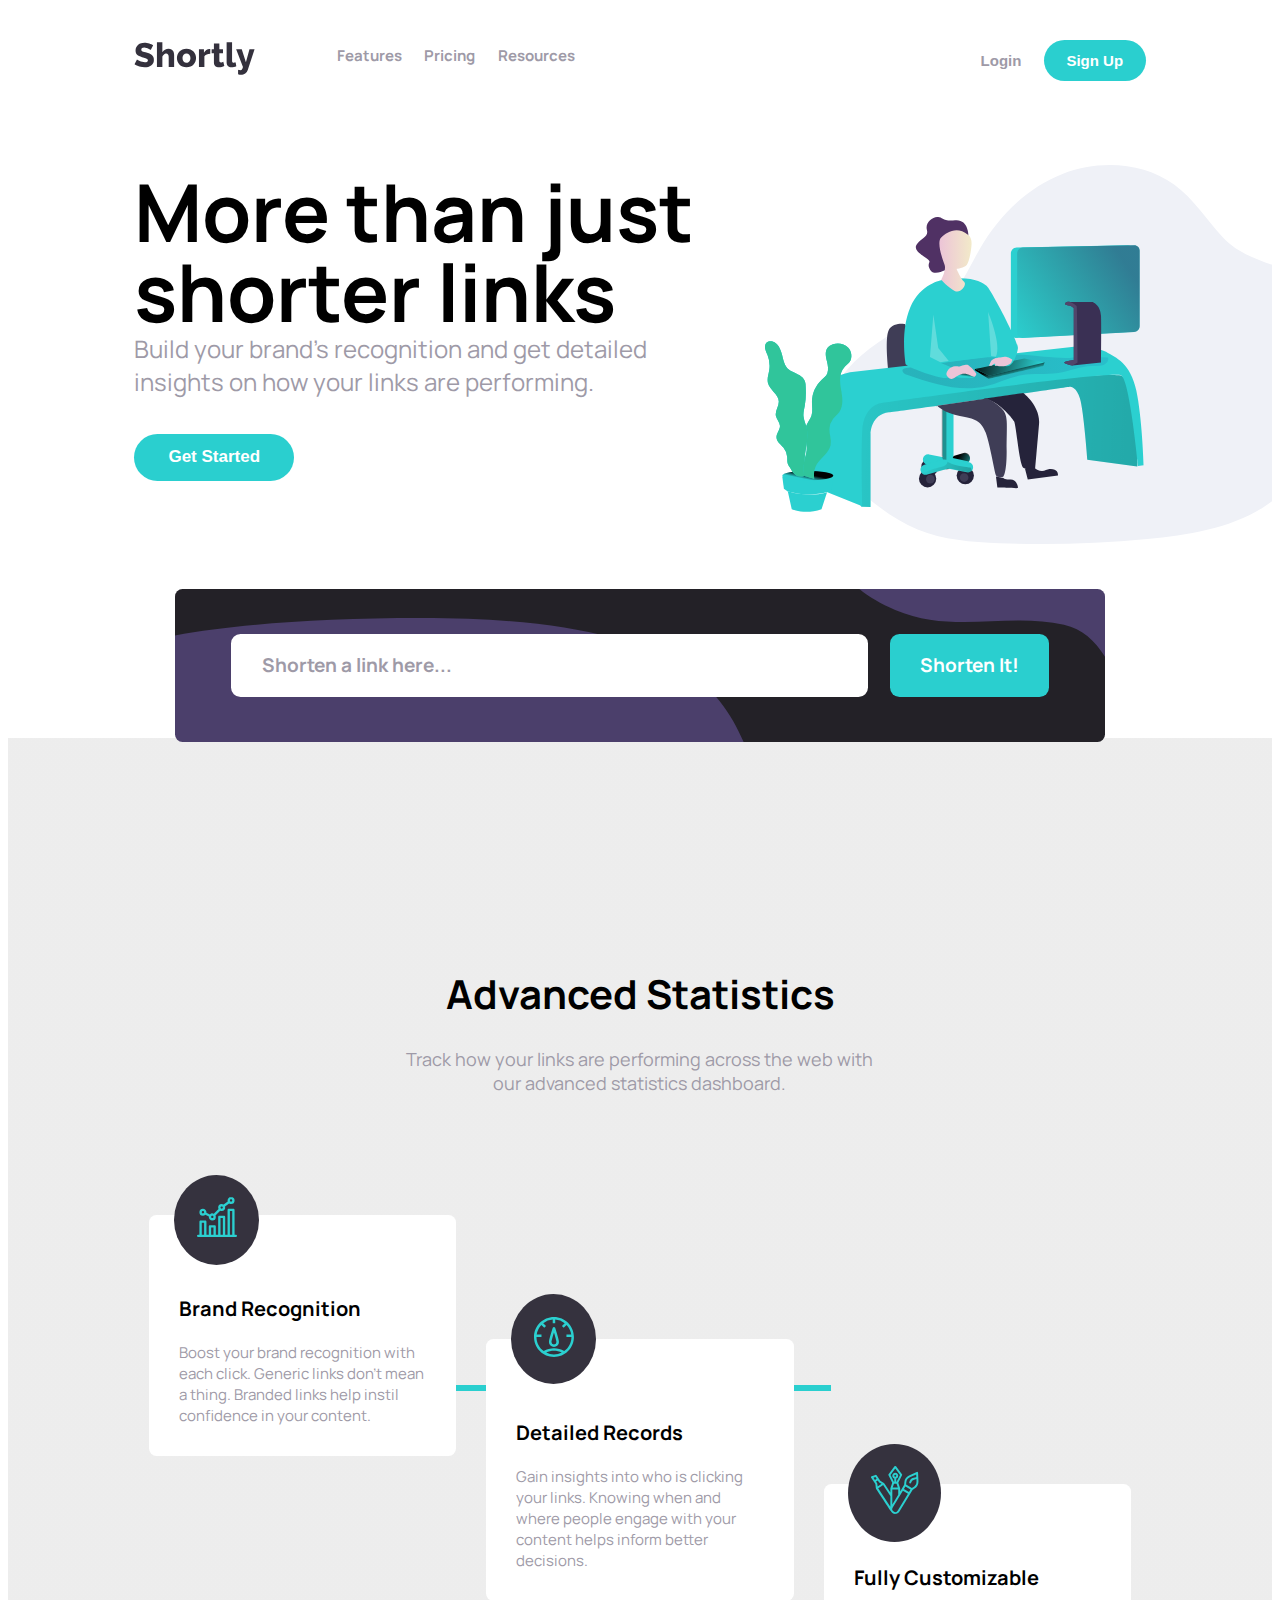
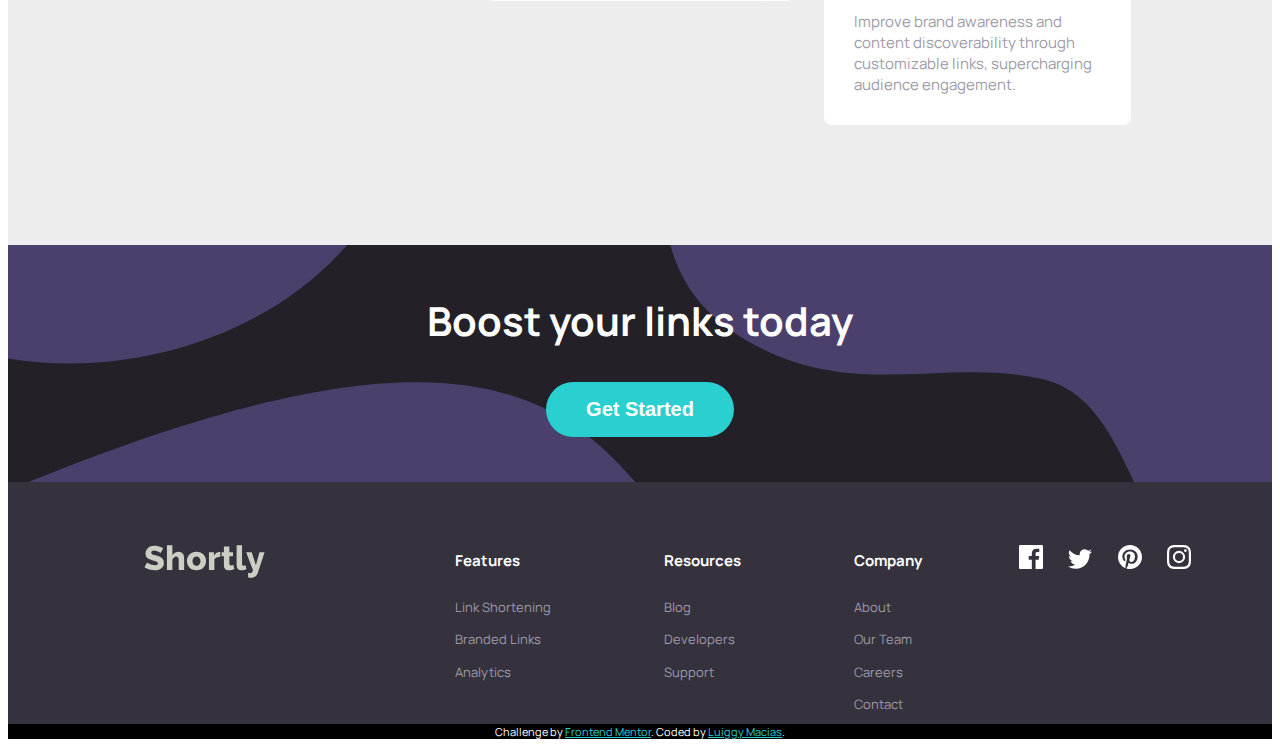
<file: index.html>
<!DOCTYPE html>
<html lang="en">

<head>
    <meta charset="UTF-8">
    <meta name="viewport" content="width=device-width, initial-scale=1.0"> <!-- displays site properly based on user's device -->
    <link rel="icon" type="image/png" sizes="32x32" href="./images/favicon-32x32.png">
    <link rel="stylesheet" type="text/css" href="css/styles.css">
    <title>Frontend Mentor | Shortly URL shortening API Challenge</title>
    <!-- Feel free to remove these styles or customise in your own stylesheet 👍 -->
    <style>
        .attribution { font-size: 11px; text-align: center; }
    .attribution a { color: hsl(228, 45%, 44%); }
  </style>
</head>

<body>
    <header>
        <nav>
            <figure>
                <img src="images/logo.svg" alt="logo" class="logo">
            </figure>
            <div id="containerBurger" onclick="myFunction(this)">
                <div class="bar1"></div>
                <div class="bar2"></div>
                <div class="bar3"></div>
            </div>
            <ul class="nav_list">
                <li class="item1">Features</li>
                <li class="item2">Pricing</li>
                <li class="item3">Resources</li>
            </ul>
            <div class="access">
                <button class="login">
                    Login
                </button>
                <button class="sign_up">
                    Sign Up
                </button>
            </div>
        </nav>
        <article class="header_article">
            <h1 class="header_title">More than just shorter links</h1>
            <p class="header_paragraph">Build your brand’s recognition and get detailed insights
                on how your links are performing.</p>
            <button class="get_started">Get Started</button>
        </article>
    </header>
    <main>
        <form class="shorten_link_form">
            <input type="text" name="link" class="user_link" placeholder="Shorten a link here...">
            <input type="submit" name="shorten_it" value="Shorten It!" class="submit_link">
            <p class="error_message"><em></em></p>
        </form>
        <div class="shorted_links_container">
            <!--
       AQUI VAN LOS LINKS

       <article class="shortened_link">
                <p class="original_link">www.goole.com</p>
                <p><span class="link_to_copy">byt.li</span><button class="copy_shortened_link">copy</button></p>
            </article>
            <article class="shortened_link">
                <p class="original_link">www.goole.com</p>
                <p><span class="link_to_copy">byt.li</span><span class="copy_shortened_link">copy</span></p>
            </article>
     -->
        </div>
        <article class="main_description">
            <h2 class="main_title">Advanced Statistics</h2>
            <p class="main_title_paragraph">Track how your links are performing across the web with our
                advanced statistics dashboard.</p>
        </article>
        <section class="cards_description">
            <!--<div class="cyan_line"></div>-->
            <article class="card1">
                <figure>
                    <img src="images/icon-brand-recognition.svg" alt="brand recognition">
                </figure>
                <h3>Brand Recognition</h3>
                <p>Boost your brand recognition with each click. Generic links don’t
                    mean a thing. Branded links help instil confidence in your content.</p>
            </article>
            <article class="card2">
                <figure>
                    <img src="images/icon-detailed-records.svg" alt="detailed_records">
                </figure>
                <h3>Detailed Records</h3>
                <p>Gain insights into who is clicking your links. Knowing when and where
                    people engage with your content helps inform better decisions.</p>
            </article>
            <article class="card3">
                <figure>
                    <img src="images/icon-fully-customizable.svg" alt="fully customizable">
                </figure>
                <h3>Fully Customizable</h3>
                <p>Improve brand awareness and content discoverability through customizable
                    links, supercharging audience engagement.</p>
            </article>
        </section>
        <section class="boost_your_link_today">
            <h2>Boost your links today</h2>
            <button>Get Started</button>
        </section>
    </main>
    <footer>
        <figure class="footer_logo_container">
            <img src="images/logo.svg" alt="logo" class="footer_logo">
        </figure>
        <article class="links_container">
            <ul class="links_list">
                <h4>Features</h4>
                <li>Link Shortening</li>
                <li>Branded Links</li>
                <li>Analytics</li>
            </ul>
            <ul class="links_list">
                <h4>Resources</h4>
                <li>Blog</li>
                <li>Developers</li>
                <li>Support</li>
            </ul>
            <ul class="links_list">
                <h4>Company</h4>
                <li>About</li>
                <li>Our Team</li>
                <li>Careers</li>
                <li>Contact</li>
            </ul>
        </article>
        <figure class="social_media">
            <img src="images/icon-facebook.svg" alt="icon facebook">
            <img src="images/icon-twitter.svg" alt="icon twitter">
            <img src="images/icon-pinterest.svg" alt="icon pinterest">
            <img src="images/icon-instagram.svg" alt="icon instagram">
        </figure>

    </footer>
    <div class="attribution">
        Challenge by <a href="https://www.frontendmentor.io?ref=challenge" target="_blank">Frontend Mentor</a>.
        Coded by <a href="https://www.frontendmentor.io/profile/macluiggy" target="_blank">Luiggy Macias</a>.
    </div>
    <script type="module" src="js/app.js"></script>
    <script>
    function myFunction(x) {
        x.classList.toggle("change");
    }
    </script>
</body>

</html>
</file>
<file: css/styles.css>
@import url("https://fonts.googleapis.com/css2?family=Manrope:wght@600;800&display=swap");
:root {
  --cyan: hsl(180, 66%, 49%);
  --dark_violet: hsl(257, 27%, 26%);
  --red: hsl(0, 87%, 67%);
  --gray: hsl(0, 0%, 93%);
  --grayish_violet: hsl(257, 7%, 63%);
  --very_dark_blue: hsl(255, 11%, 22%);
  --very_dark_violet: hsl(260, 8%, 14%);
}

body {
  font-family: "Manrope", sans-serif;
  font-size: 15px;
  position: relative;
}

.show {
  display: block;
}

#logo {
  top: 0;
}

#containerBurger {
  display: none;
  cursor: pointer;
  position: relative;
  position: absolute;
  right: 0;
  top: 0;
}

.bar1,
.bar2,
.bar3 {
  width: 35px;
  height: 5px;
  background-color: black;
  margin: 6px 0;
  transition: 0.4s;
}

.change .bar1 {
  -webkit-transform: rotate(-45deg) translate(-9px, 6px);
  transform: rotate(-45deg) translate(-9px, 6px);
}

.change .bar2 {
  opacity: 0;
}

.change .bar3 {
  -webkit-transform: rotate(45deg) translate(-8px, -8px);
  transform: rotate(45deg) translate(-8px, -8px);
}

@media screen and (max-width: 800px) {
  #containerBurger {
    display: block;
  }
}
header {
  padding: 0 0vw 5vw 0vw;
  background-image: url("../images/illustration-working.svg");
  background-repeat: no-repeat;
  background-position: 110% bottom;
  background-size: 45vw;
  width: 80%;
  padding: 0 10% 5% 10%;
  margin: auto;
}

nav {
  display: grid;
  grid-template-columns: 20% 50% 30%;
  align-items: center;
  padding-left: 0;
  margin-top: 2em;
  width: 100%;
  position: relative;
}
nav figure {
  margin: 0 2.5em 0 0;
}
nav .nav_list {
  list-style-type: none;
  display: flex;
  align-items: center;
  padding: 0;
}
nav .nav_list li {
  padding-right: 1.5em;
  font-weight: bolder;
  padding-bottom: 0.7em;
  transition: 0.5s filter;
}
nav .nav_list li:hover {
  cursor: pointer;
  -webkit-filter: brightness(0%);
  -moz-filter: brightness(0%);
  filter: brightness(0%);
}
nav .access {
  display: flex;
  justify-content: flex-end;
}
nav .access button {
  border: none;
  font-weight: bolder;
  padding: 0.8em 1.5em;
  border-radius: 3em;
  font-size: 1em;
  cursor: pointer;
}
nav .access .login {
  color: var(--grayish_violet);
  background-color: transparent;
}
nav .access .sign_up {
  background-color: var(--cyan);
  color: white;
  transition: filter 0.5s;
}
nav .access .sign_up:hover {
  -webkit-filter: opacity(50%);
  -moz-filter: opacity(50%);
  filter: opacity(50%);
}

.header_article {
  width: 60%;
  padding: 0;
}
.header_article .header_title {
  font-size: 5.333333333em;
  margin: 1em 0 0em 0;
  line-height: 100%;
}
.header_article .header_paragraph {
  margin: 0 0 1.5em 0;
  font-size: 1.6em;
  color: var(--grayish_violet);
}
.header_article .get_started {
  border: none;
  background-color: var(--cyan);
  padding: 0.8em 2em;
  font-size: 1.1333333333em;
  color: white;
  font-weight: bolder;
  border-radius: 3em;
  transition: filter 0.5s;
}
.header_article .get_started:hover {
  -webkit-filter: opacity(50%);
  -moz-filter: opacity(50%);
  filter: opacity(50%);
  cursor: pointer;
}

.item1 {
  color: var(--grayish_violet);
}

.item2 {
  color: var(--grayish_violet);
}

.item3 {
  color: var(--grayish_violet);
}

@media screen and (max-width: 800px) {
  header {
    background-size: contain;
    background-position: 1em 30%;
    padding: 0 2em 30em 2em;
  }
  header nav {
    position: absolute;
    width: 80%;
    grid-template-columns: 1fr;
    grid-template-areas: "logo" "items" "access";
  }
  header nav .logo {
    grid-area: logo;
  }
  header nav .nav_list {
    display: none;
    grid-area: items;
    flex-direction: column;
    margin: 1em 0 0 0;
    border-radius: 1em 1em 0 0;
    background-color: var(--very_dark_violet);
    padding: 2em 2em 1em 2em;
  }
  header nav .nav_list li {
    line-height: 300%;
    color: white;
    padding-left: 1.3em;
  }
  header nav .access {
    display: none;
    grid-area: access;
    align-items: center;
    flex-direction: column;
    border-radius: 0 0 1em 1em;
    margin: 0;
    color: white;
    background-color: var(--very_dark_violet);
    padding: 1em 2em 2em 2em;
  }
  header nav .access button {
    width: 80%;
    color: white !important;
  }

  .header_article {
    position: relative;
    top: 30em;
    width: 100%;
    text-align: center;
  }
  .header_article .header_title {
    font-size: 2.333333333em;
  }
  .header_article .header_paragraph {
    font-size: 1.2em;
  }
}
main {
  margin: 3em 0 0 0;
  background-color: var(--gray);
  position: relative;
  background: linear-gradient(white 0%, white 10%, var(--gray) 10%, var(--gray) 100%);
}
main .shorten_link_form {
  position: relative;
  text-align: center;
  width: 70%;
  margin: auto;
  display: grid;
  grid-template-columns: 72% 18%;
  grid-gap: 1em 1.5em;
  justify-content: center;
  padding: 3em 1.5em 3em 1.5em;
  border-radius: 0.5em;
  background-image: url("../images/bg-shorten-desktop.svg");
  background-repeat: no-repeat;
  background-color: var(--very_dark_violet);
}
main .shorten_link_form input {
  border: none;
  font-size: 19px;
}
main .shorten_link_form ::placeholder {
  color: var(--grayish_violet);
  opacity: 1;
}
main .shorten_link_form ::-ms-input-placeholder {
  /* Microsoft Edge */
  color: var(--grayish_violet);
}
main .shorten_link_form .user_link {
  height: 3em;
  border: solid white;
  border-radius: 0.5em;
  font-family: "Manrope", sans-serif;
  padding: 0 0 0 1.5em;
  color: black;
  font-weight: bold;
}
main .shorten_link_form .submit_link {
  border-radius: 0.5em;
  cursor: pointer;
  font-family: "Manrope", sans-serif;
  background-color: var(--cyan);
  color: white;
  font-weight: bolder;
  transition: filter 0.5s;
}
main .shorten_link_form .submit_link:hover {
  -webkit-filter: opacity(80%);
  -moz-filter: opacity(80%);
  filter: opacity(80%);
}
main .shorten_link_form .error_message {
  color: var(--red);
  position: absolute;
  bottom: 5%;
  left: 7%;
}
main .shorted_links_container {
  border-radius: 0.5em;
  background-color: transparent;
  width: 73%;
  margin: auto;
  height: 199px;
  max-height: 200px;
  overflow: auto;
}
main .shorted_links_container .shortened_link {
  border-radius: 0.5em;
  display: flex;
  justify-content: space-between;
  padding: 0 1em;
  margin: 25px 0;
  align-items: center;
  background-color: white;
}
main .shorted_links_container .shortened_link .original_link {
  font-size: 1.3333333333em;
}
main .shorted_links_container .shortened_link .link_to_copy {
  font-size: 1.5333333333em;
  margin: 1em;
  color: var(--cyan);
}
main .shorted_links_container .shortened_link .copy_shortened_link {
  font-size: 1.2em;
  padding: 0.4em 1.6em;
  background-color: var(--cyan);
  border-radius: 0.3em;
  color: white;
  cursor: pointer;
  transition: filter 0.5s;
  border: none;
}
main .shorted_links_container .shortened_link .copy_shortened_link:hover {
  -webkit-filter: opacity(50%);
  -moz-filter: opacity(50%);
  filter: opacity(50%);
}

@media screen and (max-width: 800px) {
  .shorten_link_form {
    grid-template-columns: 95% !important;
    grid-template-rows: 1fr 1fr;
    width: 80%;
    background-image: url("../images/bg-shorten-mobile.svg") !important;
    background-position: 300% top;
    background-size: 70vmin;
  }

  .shorted_links_container .shortened_link {
    flex-direction: column;
  }
  .shorted_links_container .shortened_link .original_link {
    font-size: 5vw !important;
  }
}
.main_description {
  text-align: center;
}
.main_description h2 {
  font-size: 2.6666666667em;
  line-height: 100%;
}
.main_description p {
  font-size: 1.2em;
  width: 37%;
  margin: auto;
  color: var(--grayish_violet);
}

@media screen and (max-width: 800px) {
  .main_description h2 {
    font-size: 30px;
  }
  .main_description p {
    width: 80%;
    font-size: 1.3333333333em;
  }
}
.cards_description {
  display: flex;
  height: 60vh;
  width: 80%;
  margin: 7em auto;
  background-image: url("../images/");
  position: relative;
}
.cards_description .cyan_line {
  border: solid 4px var(--cyan);
  position: absolute;
  width: 90%;
  top: 48%;
  left: 5%;
}
.cards_description figure {
  background-color: var(--very_dark_blue);
  width: fit-content;
  padding: 1.5em;
  position: absolute;
  top: -23%;
  left: -5%;
  border-radius: 50%;
  text-align: center;
  display: inline-block;
}
.cards_description figure img {
  width: 100%;
  margin: auto;
}
.cards_description .card1 {
  align-self: flex-start;
  position: relative;
  z-index: 1;
}
.cards_description .card1::after {
  content: "";
  border: solid var(--cyan);
  position: absolute;
  width: 120%;
  left: 100%;
  bottom: 27%;
  z-index: 0;
}
.cards_description .card2 {
  align-self: center;
  z-index: 2;
}
.cards_description .card3 {
  align-self: flex-end;
  z-index: 3;
}
.cards_description .card1 {
  background-color: white;
  padding: 4em 2em 1em 2em;
  margin: 1em;
  border-radius: 0.5em;
  position: relative;
  width: 100%;
}
.cards_description .card1 h3 {
  font-size: 1.3333333333em;
}
.cards_description .card1 p {
  font-size: 1em;
  color: var(--grayish_violet);
}
.cards_description .card2 {
  background-color: white;
  padding: 4em 2em 1em 2em;
  margin: 1em;
  border-radius: 0.5em;
  position: relative;
  width: 100%;
}
.cards_description .card2 h3 {
  font-size: 1.3333333333em;
}
.cards_description .card2 p {
  font-size: 1em;
  color: var(--grayish_violet);
}
.cards_description .card3 {
  background-color: white;
  padding: 4em 2em 1em 2em;
  margin: 1em;
  border-radius: 0.5em;
  position: relative;
  width: 100%;
}
.cards_description .card3 h3 {
  font-size: 1.3333333333em;
}
.cards_description .card3 p {
  font-size: 1em;
  color: var(--grayish_violet);
}

@media screen and (max-width: 800px) {
  .cards_description {
    flex-direction: column;
    height: fit-content;
    text-align: center;
  }
  .cards_description .card1::after {
    width: 0%;
    left: 50%;
    bottom: -192%;
    height: 190%;
  }
  .cards_description .card1 {
    align-self: center;
    width: 90%;
    margin-bottom: 7em;
  }
  .cards_description .card1 h3 {
    font-size: 30px;
  }
  .cards_description .card1 p {
    font-size: 20px;
  }
  .cards_description .card2 {
    align-self: center;
    width: 90%;
    margin-bottom: 7em;
  }
  .cards_description .card2 h3 {
    font-size: 30px;
  }
  .cards_description .card2 p {
    font-size: 20px;
  }
  .cards_description .card3 {
    align-self: center;
    width: 90%;
    margin-bottom: 7em;
  }
  .cards_description .card3 h3 {
    font-size: 30px;
  }
  .cards_description .card3 p {
    font-size: 20px;
  }
  .cards_description .cyan_line {
    transform: rotate(90deg);
    position: relative !important;
    width: 1000px;
    top: 0%;
    left: -70%;
    right: 0%;
    position: relative;
  }
  .cards_description figure {
    left: 25%;
    top: -20%;
    padding: 2em;
  }
}
.boost_your_link_today {
  text-align: center;
  padding: 1em 2em 3em 2em;
  background-image: url("../images/bg-boost-desktop.svg");
  background-color: var(--very_dark_violet);
  background-repeat: no-repeat;
  background-position: right;
  margin: 0;
}
.boost_your_link_today > h2 {
  font-size: 2.6666666667em;
  padding: 0;
  color: white;
}
.boost_your_link_today button {
  border: none;
  background-color: var(--cyan);
  padding: 0.8em 2em;
  font-size: 1.3333333333em;
  color: white;
  font-weight: bolder;
  border-radius: 3em;
  transition: filter 0.5s;
  transition: filter 0.5s;
}
.boost_your_link_today button:hover {
  -webkit-filter: opacity(50%);
  -moz-filter: opacity(50%);
  filter: opacity(50%);
  cursor: pointer;
}

@media screen and (max-width: 800px) {
  .boost_your_link_today {
    padding: 5em 0em;
    background-image: url("../images/bg-boost-mobile.svg");
    background-repeat: no-repeat;
    background-position: right top;
    background-size: 100%;
  }
  .boost_your_link_today h2 {
    width: 100%;
    font-size: 2.3em;
  }
  .boost_your_link_today button {
    font-size: 1.7em;
  }
}
footer {
  background-color: var(--very_dark_blue);
  color: white;
  margin: 0;
  display: grid;
  grid-template-columns: 2fr 3fr 1.5fr;
  border: solid var(--very_dark_blue);
  padding-top: 3em;
}
footer .footer_logo_container {
  text-align: center;
}
footer .footer_logo_container img {
  -webkit-filter: invert(200%);
  -moz-filter: invert(200%);
  filter: invert(200%);
  cursor: pointer;
}
footer .links_container {
  display: flex;
  justify-content: space-around;
  padding-top: 0;
}
footer .links_container .links_list {
  list-style-type: none;
  padding: 0;
  margin: 0;
}
footer .links_container .links_list h4 {
  padding: 0;
  cursor: pointer;
}
footer .links_container .links_list h4:hover {
  text-decoration: underline;
}
footer .links_container .links_list li {
  line-height: 250%;
  font-size: 0.8666666667em;
  color: var(--grayish_violet);
  transition: color 0.5s;
  cursor: pointer;
}
footer .links_container .links_list li:hover {
  color: var(--cyan);
}
footer .social_media img {
  padding-right: 1.5em;
}
footer .social_media img:hover {
  cursor: pointer;
  filter: saturate(8);
}

@media screen and (max-width: 800px) {
  footer {
    grid-template-columns: 1fr;
    grid-template-rows: 0.5fr 4fr 0.5fr;
  }
  footer .links_container {
    flex-direction: column;
    text-align: center;
    font-size: 1.3333333333em;
  }
  footer .social_media {
    text-align: center;
    width: 100%;
    margin: auto;
  }
  footer .social_media img {
    width: 2em;
  }
}
.attribution {
  width: 100%;
  text-align: center;
  margin: auto;
  color: white;
  background-color: black;
}
.attribution a {
  color: var(--cyan) !important;
}

/*# sourceMappingURL=styles.css.map */
</file>
